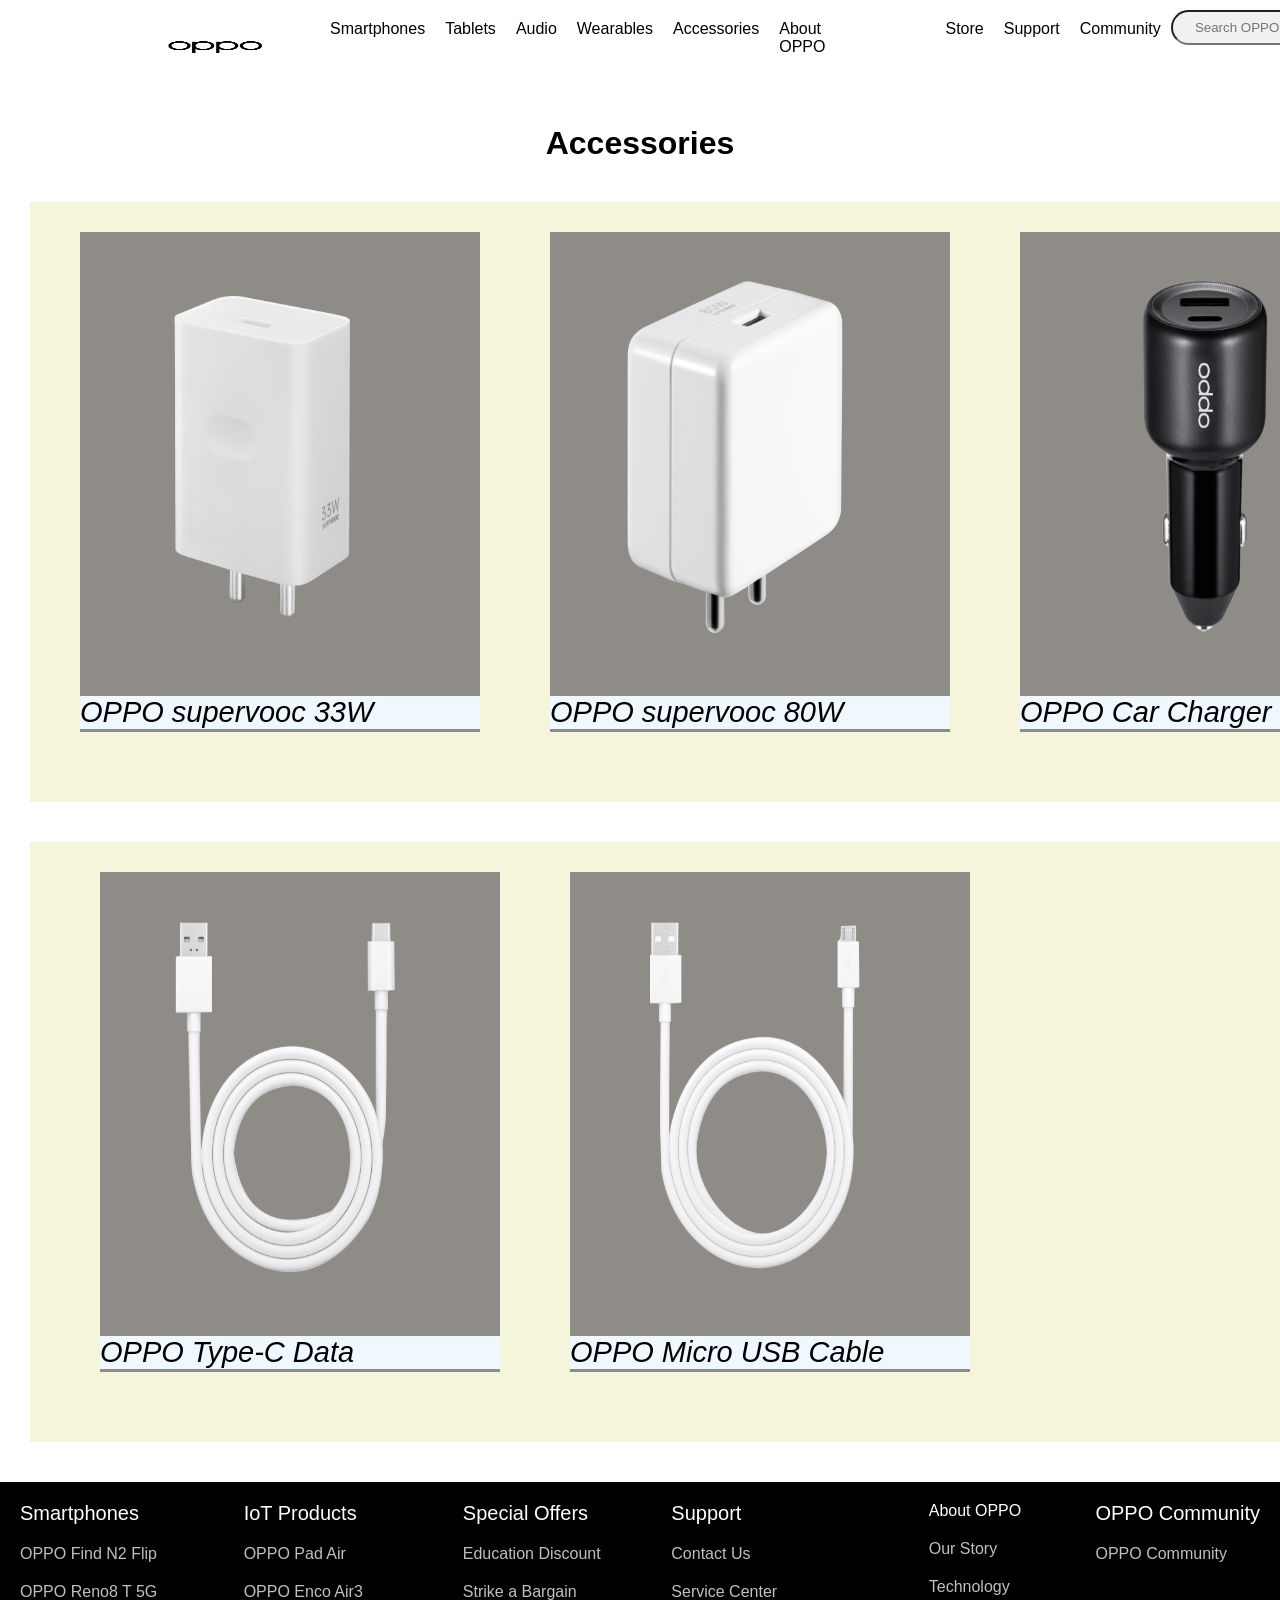
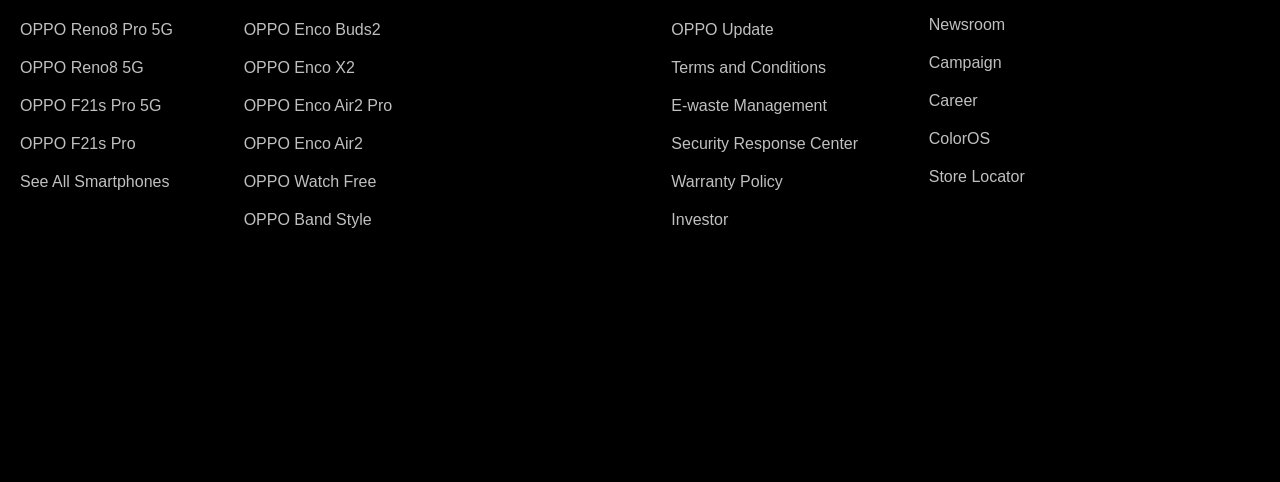
<file: Assignment/accessories.html>
<!DOCTYPE html>
<html lang="en">
<head>
    <meta charset="UTF-8">
    <meta name="viewport" content="width=device-width, initial-scale=1.0">
    <title>Document</title>
    <link rel="stylesheet" href="./accessories.css">
</head>
<body>
    <div class="accessories">
        <div class="nav_in">
          <a href="./index.html"><img src="./images (1).png" id="logo" alt=""></a>
              <a href="./smartphones.html">Smartphones</a>
              <a href="./Tablet.html">Tablets</a>
              <a href="./audio.html">Audio</a>
              <a href="./wearable.html">Wearables</a>
              <a href="./accessories.html">Accessories</a>
              <a href="./About.html">About OPPO</a>
              <div class="nav_in">
                <a href="">Store</a>
                <a href="">Support</a>
                <a href="">Community</a>
                <input type="text" placeholder=" &nbsp; &nbsp; &nbsp;Search OPPO.com">
                <i class="fa-regular fa-user" style="padding-top:20px; font-size: 20px; padding-left: 10px;"></i>
                <i class="fa-solid fa-cart-shopping" style="padding-top: 20px; font-size: 20px; padding-left: 10px;"></i>
              </div>
          </div>
          <div class="header">
            <h1>Accessories</h1>
          </div>
          <div class="main-1">
            <div class="img-1">
                <img src="./oppo supervooc 33W.png" alt="">
                <h1 class="buds">OPPO supervooc 33W</h1>
            </div>
            <div class="img-2">
                <img src="./oppo supervooc 80W.png" alt="">
                <h1 class="buds">OPPO supervooc 80W</h1>
            </div>
            <div class="img-3">
                <img src="./oppo car charger.jpeg" alt="">
                <h1 class="buds">OPPO Car Charger</h1>
            </div>
          </div>
          <div class="main-2">
            <div class="img-4">
                <img src="./oppo type-c data.png" alt="">
                <h1 class="buds">OPPO Type-C Data</h1>
            </div>
            <div class="img-5">
                <img src="./oppo micro usb cable.png" alt="">
                <h1 class="buds">OPPO Micro USB Cable</h1>
            </div>
          </div>
          <div class="footer"> 
            <div class="add">
                 
           <ul type="none">
            <li><span>Smartphones</span></li>
            <li><a href="">OPPO Find N2 Flip</a> </li>
            <li><a href="">OPPO Reno8 T 5G</a> </li>
            <li><a href="">OPPO Reno8 Pro 5G</a> </li>
            <li><a href="">OPPO Reno8 5G</a> </li>
            <li><a href="">OPPO F21s Pro 5G</a></li>
            <li><a href=""> OPPO F21s Pro</a></li>
            <li><a href="">See All Smartphones</a></li>
           </ul>
        
            </div>
            <div class="add1">
                 <ul type="none">
                      <li><span>IoT Products</span></li>
                      <li><a href="">OPPO Pad Air</a></li>
                      <li><a href="">OPPO Enco Air3</a></li>
                      <li><a href="">OPPO Enco Buds2</a></li>
                      <li><a href="">OPPO Enco X2</a></li>
                      <li><a href="">OPPO Enco Air2 Pro</a></li>
                      <li><a href="">OPPO Enco Air2</a></li>
                      <li><a href="">OPPO Watch Free</a></li>
                      <li><a href="">OPPO Band Style</a></li>
                 </ul>
            </div>
            <div class="add2">
                 <ul type="none">
                      <li><span>Special Offers</span></li>
                      <li><a href="">Education Discount
                      </a></li>
                      <li><a href="">Strike a Bargain</a></li>
                 </ul>
            </div>
            <div class="add3">
                 <ul type="none">
                      <li><span>Support</span></li>
                      <li><a href="">Contact Us</a></li>
                      <li><a href="">Service Center</a></li>
                      <li><a href="">OPPO Update</a></li>
                      <li><a href="">Terms and Conditions
                      </a></li>
                      <li><a href="">E-waste Management</a></li>
                      <li><a href="">Security Response Center</a></li>
                      <li><a href="">Warranty Policy</a></li>
                      <li><a href="">Investor</a></li>
                 </ul>
            </div>
            <div class="add4">
                 <ul type="none">
                      <li>About OPPO</li>
                      <li><a href="">Our Story</a></li>
                      <li><a href="">Technology</a></li>
                      <li><a href="">Newsroom</a></li>
                      <li><a href="">Campaign</a></li>
                      <li><a href="">Career</a></li>
                      <li><a href="">ColorOS</a></li>
                      <li><a href="">Store Locator</a></li>
                 </ul>
            </div>
            <div class="add5">
                 <ul type="none">
                      <li><span>OPPO Community</span></li>
                      <li><a href="">OPPO Community</a></li>
                 </ul>
            </div>
        
            
            </div>


    </div>
    
</body>
</html>
</file>
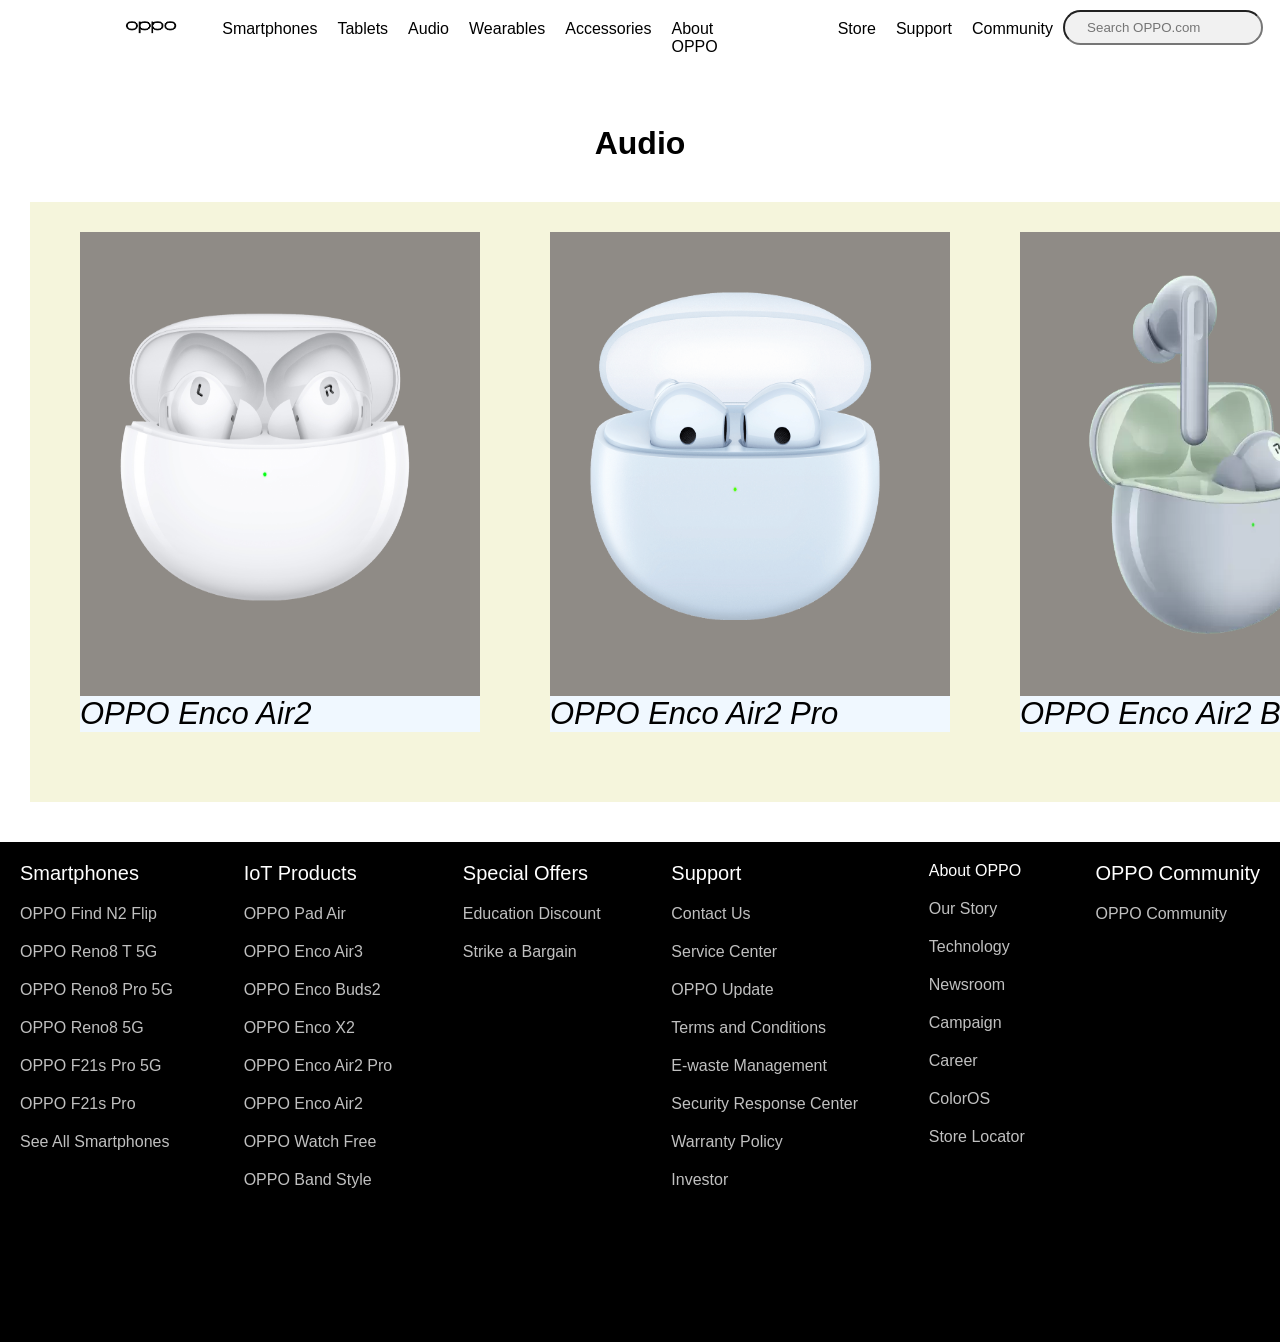
<file: Assignment/audio.html>
<!DOCTYPE html>
<html lang="en">
<head>
    <meta charset="UTF-8">
    <meta name="viewport" content="width=device-width, initial-scale=1.0">
    <title>Document</title>
    <link rel="stylesheet" href="./audio.css">
</head>
<body>
    <div class="audio">
        <div class="nav_in">
            <img src="./images (1).png" alt="">
              <a href="./smartphones.html">Smartphones</a>
              <a href="./Tablet.html">Tablets</a>
              <a href="./audio.html">Audio</a>
              <a href="./wearable.html">Wearables</a>
              <a href="./accessories.html">Accessories</a>
              <a href="./About.html">About OPPO</a>
              <div class="nav_in">
                <a href="">Store</a>
                <a href="">Support</a>
                <a href="">Community</a>
                <i class="fa-solid fa-magnifying-glass" style="margin-top: 20px;"></i><input type="text" placeholder=" &nbsp; &nbsp; &nbsp;Search OPPO.com">
                <i class="fa-regular fa-user" style="padding-top:20px; font-size: 20px; padding-left: 10px;"></i>
                <i class="fa-solid fa-cart-shopping" style="padding-top: 20px; font-size: 20px; padding-left: 10px;"></i>
              </div>
          </div>
          <div class="header">
            <h1>Audio</h1>
          </div>
          <div class="main-1">
            <div class="img-1">
                <img src="./oppo enco air2 pro.png" alt="">
                <h1 class="buds">OPPO Enco Air2</h1>
            </div>
            <div class="img-2">
                <img src="./oppo enco air2.png" alt="">
                <h1 class="buds">OPPO Enco Air2 Pro</h1>
            </div>
            <div class="img-3">
                <img src="./oppo enco air2.webp" alt="">
                <h1 class="buds">OPPO Enco Air2 Buds</h1>
            </div>
          </div>
          <div class="footer"> 
            <div class="add">
                 
           <ul type="none">
            <li><span>Smartphones</span></li>
            <li><a href="">OPPO Find N2 Flip</a> </li>
            <li><a href="">OPPO Reno8 T 5G</a> </li>
            <li><a href="">OPPO Reno8 Pro 5G</a> </li>
            <li><a href="">OPPO Reno8 5G</a> </li>
            <li><a href="">OPPO F21s Pro 5G</a></li>
            <li><a href=""> OPPO F21s Pro</a></li>
            <li><a href="">See All Smartphones</a></li>
           </ul>
        
            </div>
            <div class="add1">
                 <ul type="none">
                      <li><span>IoT Products</span></li>
                      <li><a href="">OPPO Pad Air</a></li>
                      <li><a href="">OPPO Enco Air3</a></li>
                      <li><a href="">OPPO Enco Buds2</a></li>
                      <li><a href="">OPPO Enco X2</a></li>
                      <li><a href="">OPPO Enco Air2 Pro</a></li>
                      <li><a href="">OPPO Enco Air2</a></li>
                      <li><a href="">OPPO Watch Free</a></li>
                      <li><a href="">OPPO Band Style</a></li>
                 </ul>
            </div>
            <div class="add2">
                 <ul type="none">
                      <li><span>Special Offers</span></li>
                      <li><a href="">Education Discount
                      </a></li>
                      <li><a href="">Strike a Bargain</a></li>
                 </ul>
            </div>
            <div class="add3">
                 <ul type="none">
                      <li><span>Support</span></li>
                      <li><a href="">Contact Us</a></li>
                      <li><a href="">Service Center</a></li>
                      <li><a href="">OPPO Update</a></li>
                      <li><a href="">Terms and Conditions
                      </a></li>
                      <li><a href="">E-waste Management</a></li>
                      <li><a href="">Security Response Center</a></li>
                      <li><a href="">Warranty Policy</a></li>
                      <li><a href="">Investor</a></li>
                 </ul>
            </div>
            <div class="add4">
                 <ul type="none">
                      <li>About OPPO</li>
                      <li><a href="">Our Story</a></li>
                      <li><a href="">Technology</a></li>
                      <li><a href="">Newsroom</a></li>
                      <li><a href="">Campaign</a></li>
                      <li><a href="">Career</a></li>
                      <li><a href="">ColorOS</a></li>
                      <li><a href="">Store Locator</a></li>
                 </ul>
            </div>
            <div class="add5">
                 <ul type="none">
                      <li><span>OPPO Community</span></li>
                      <li><a href="">OPPO Community</a></li>
                 </ul>
            </div>
        
            
            </div>
    </div>
    
</body>
</html>
</file>
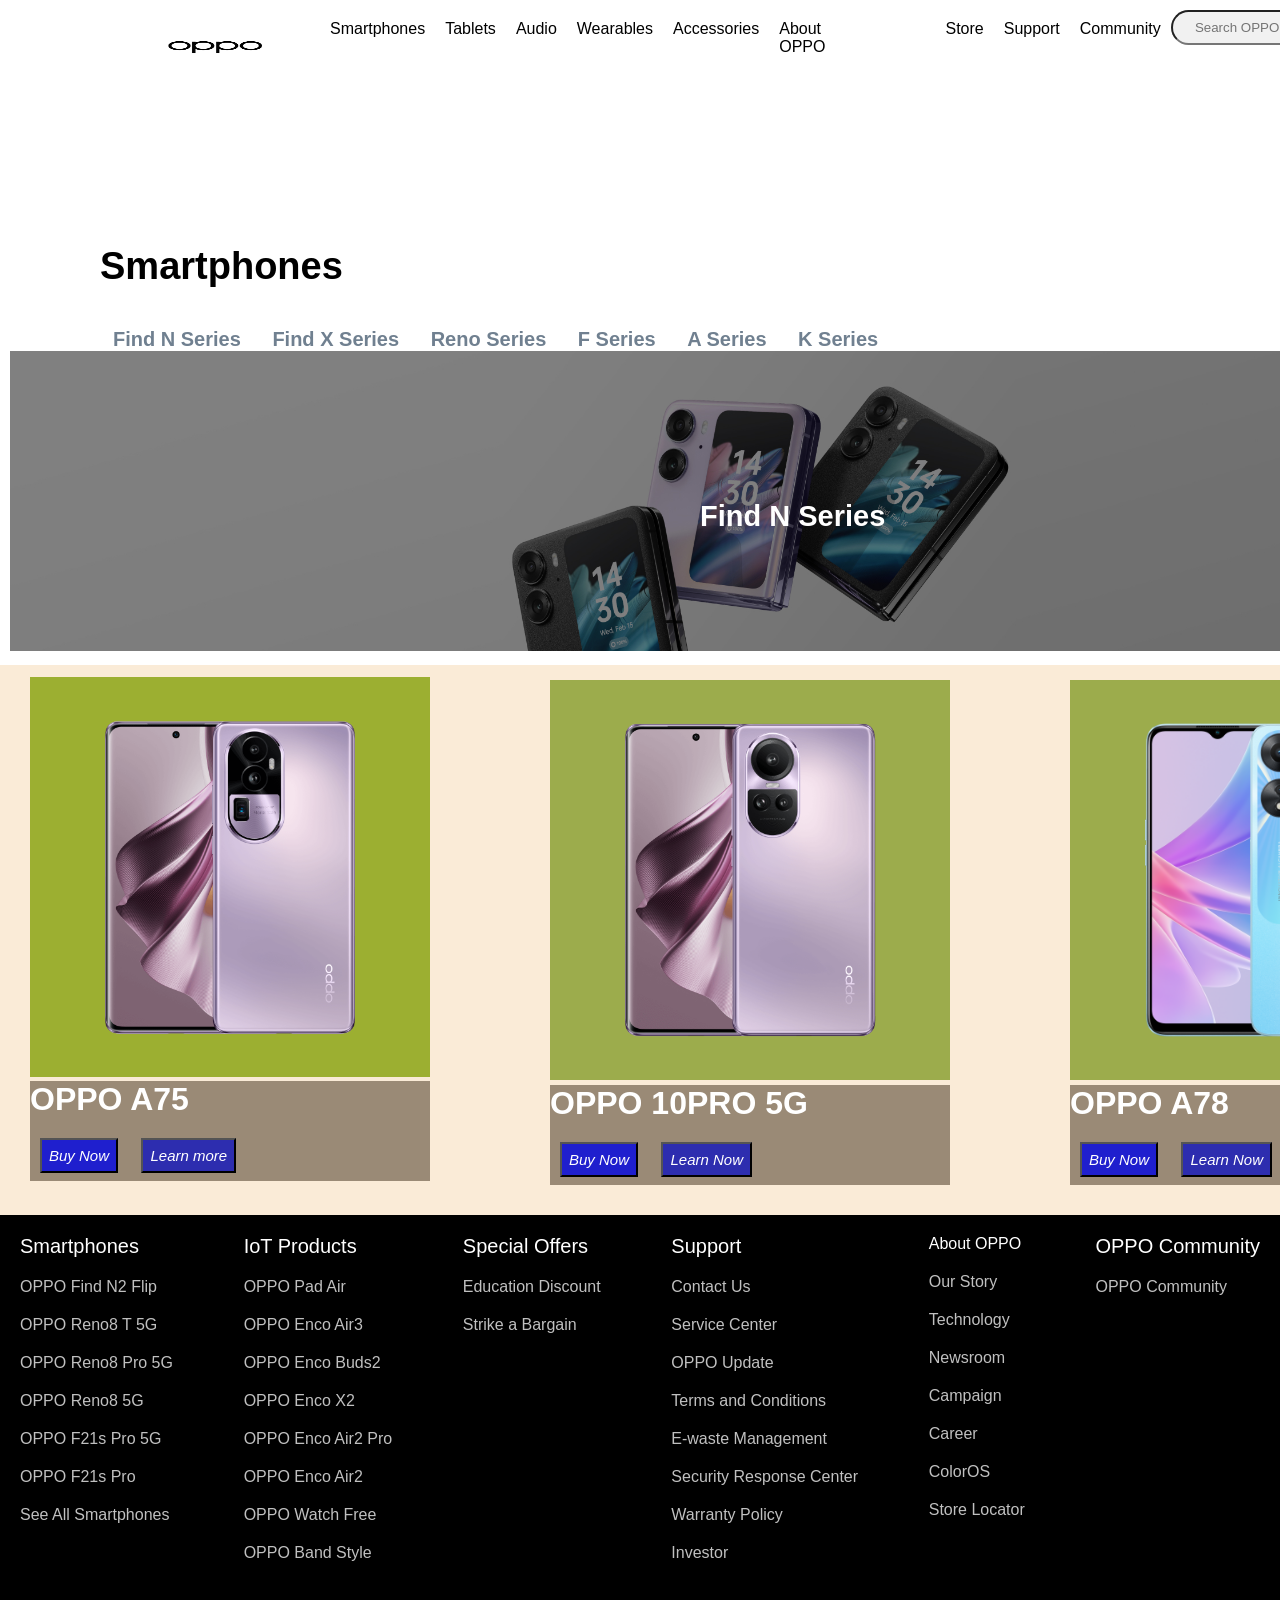
<file: Assignment/smartphones.html>
<!DOCTYPE html>
<html lang="en">
<head>
    <meta charset="UTF-8">
    <meta http-equiv="X-UA-Compatible" content="IE=edge">
    <meta name="viewport" content="width=device-width, initial-scale=1.0">
    <title>Document</title>
    <link rel="stylesheet" href="./smartphones.css">
    <link rel="stylesheet" href="https://cdnjs.cloudflare.com/ajax/libs/font-awesome/6.4.0/css/all.min.css" integrity="sha512-iecdLmaskl7CVkqkXNQ/ZH/XLlvWZOJyj7Yy7tcenmpD1ypASozpmT/E0iPtmFIB46ZmdtAc9eNBvH0H/ZpiBw==" crossorigin="anonymous" referrerpolicy="no-referrer" />
</head>
<body>
    <div class="navabar">
        
        <div class="nav_in">
         <a href="./index.html"> <img src="./images (1).png"id="logo" alt=""></a>
            <a href="./smartphones.html">Smartphones</a>
            <a href="./Tablet.html">Tablets</a>
            <a href="./audio.html">Audio</a>
            <a href="./wearable.html">Wearables</a>
            <a href="./accessories.html">Accessories</a>
            <a href="./About.html">About OPPO</a>
            <div class="nav_in">
              <a href="">Store</a>
              <a href="">Support</a>
              <a href="">Community</a>
              <input type="text" placeholder=" &nbsp; &nbsp; &nbsp;Search OPPO.com">
              <i class="fa-regular fa-user" style="padding-top:20px; font-size: 20px; padding-left: 10px;"></i>
              <i class="fa-solid fa-cart-shopping" style="padding-top: 20px; font-size: 20px; padding-left: 10px;"></i>

            </div>
        </div>
   </div>

   <div class="main">
    <div>Smartphones</div>
    <div class="product">
        <a href="">Find N Series</a>
        <a href="">Find X Series</a>
        <a href="">Reno Series</a>
        <a href="">F Series</a>
        <a href=""> A Series</a>
        <a href="">K Series</a>
    </div>
    <div class="img1">
      <img class="Nseries" src="./Find-N-Series.jpg"  alt="">
      <h1 id="n-name">Find N Series</h1>
     </div>
   </div>
   <div class="phone1">
    <img id="mobile-1" src="./LTT7Bgcauz10NkgB.png" alt="">
    <div class="border">
      <h1 style="color: white;">OPPO A75</h1>
      <button class="buynow1">Buy Now</button>
    <button class="learn1">Learn more</button>
    </div>
      <img src="./oppo 10pro 5G.png" alt="" id="mobile-2">
      <div class="border-1">
        <h1 style="color: #fff;">OPPO 10PRO 5G</h1>
        <button class="buynow2">Buy Now</button>
        <button class="learn2">Learn Now</button>
      </div>
    <img src="./oppo A78.png" alt="" id="mobile-3">
    <div class="border-2">
      <h1 style="color: #fff;">OPPO A78</h1>
      <button class="buynow3">Buy Now</button>
      <button class="learn3">Learn Now</button>
    </div>
    </div>
      </div>
      <div class="footer"> 
        <div class="add">
             
       <ul type="none">
        <li><span>Smartphones</span></li>
        <li><a href="">OPPO Find N2 Flip</a> </li>
        <li><a href="">OPPO Reno8 T 5G</a> </li>
        <li><a href="">OPPO Reno8 Pro 5G</a> </li>
        <li><a href="">OPPO Reno8 5G</a> </li>
        <li><a href="">OPPO F21s Pro 5G</a></li>
        <li><a href=""> OPPO F21s Pro</a></li>
        <li><a href="">See All Smartphones</a></li>
       </ul>
    
        </div>
        <div class="add1">
             <ul type="none">
                  <li><span>IoT Products</span></li>
                  <li><a href="">OPPO Pad Air</a></li>
                  <li><a href="">OPPO Enco Air3</a></li>
                  <li><a href="">OPPO Enco Buds2</a></li>
                  <li><a href="">OPPO Enco X2</a></li>
                  <li><a href="">OPPO Enco Air2 Pro</a></li>
                  <li><a href="">OPPO Enco Air2</a></li>
                  <li><a href="">OPPO Watch Free</a></li>
                  <li><a href="">OPPO Band Style</a></li>
             </ul>
        </div>
        <div class="add2">
             <ul type="none">
                  <li><span>Special Offers</span></li>
                  <li><a href="">Education Discount
                  </a></li>
                  <li><a href="">Strike a Bargain</a></li>
             </ul>
        </div>
        <div class="add3">
             <ul type="none">
                  <li><span>Support</span></li>
                  <li><a href="">Contact Us</a></li>
                  <li><a href="">Service Center</a></li>
                  <li><a href="">OPPO Update</a></li>
                  <li><a href="">Terms and Conditions
                  </a></li>
                  <li><a href="">E-waste Management</a></li>
                  <li><a href="">Security Response Center</a></li>
                  <li><a href="">Warranty Policy</a></li>
                  <li><a href="">Investor</a></li>
             </ul>
        </div>
        <div class="add4">
             <ul type="none">
                  <li>About OPPO</li>
                  <li><a href="">Our Story</a></li>
                  <li><a href="">Technology</a></li>
                  <li><a href="">Newsroom</a></li>
                  <li><a href="">Campaign</a></li>
                  <li><a href="">Career</a></li>
                  <li><a href="">ColorOS</a></li>
                  <li><a href="">Store Locator</a></li>
             </ul>
        </div>
        <div class="add5">
             <ul type="none">
                  <li><span>OPPO Community</span></li>
                  <li><a href="">OPPO Community</a></li>
             </ul>
        </div>
    
        
        </div>
    </div>
    
   

   




</body>
</html>
</file>
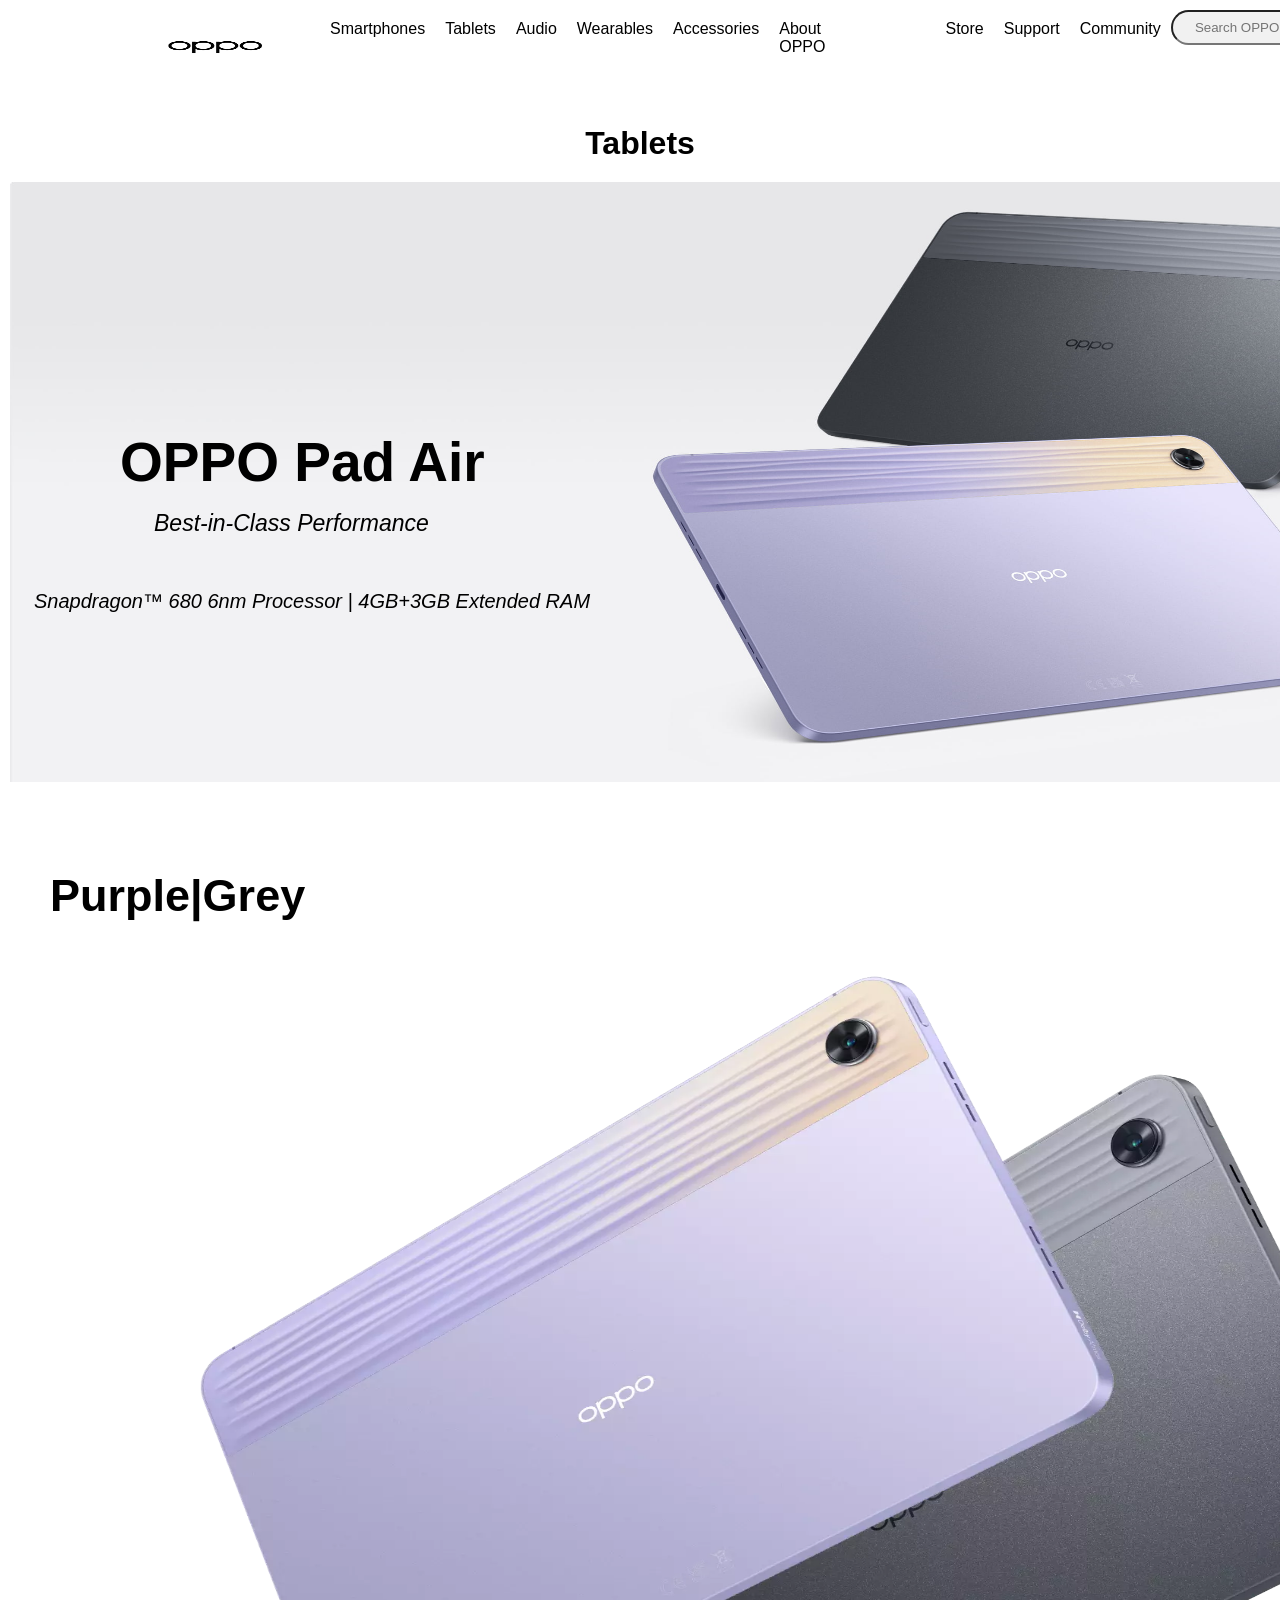
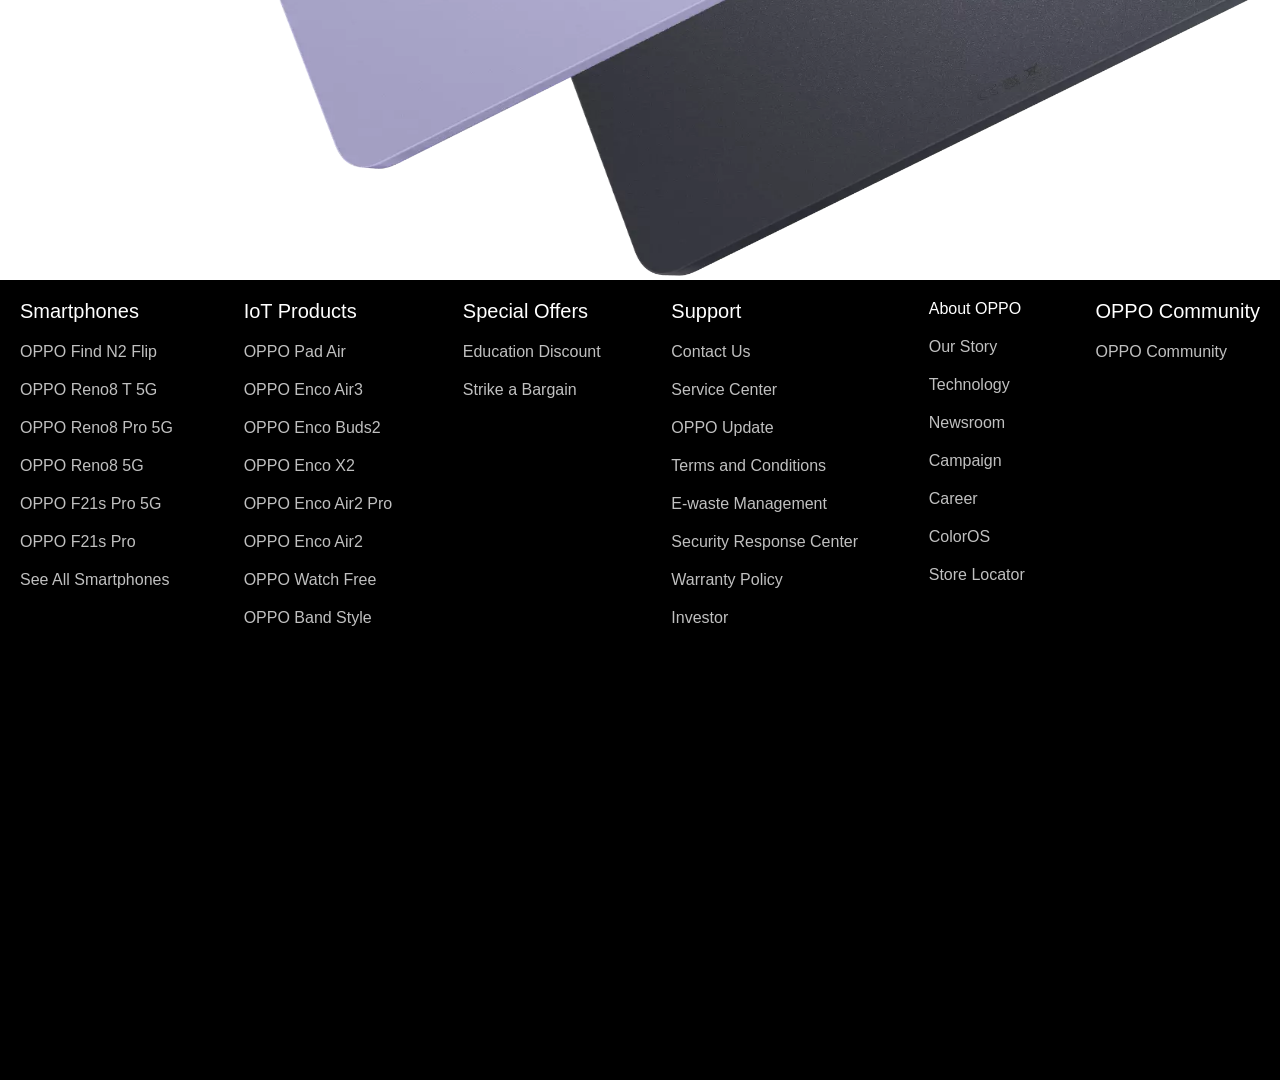
<file: Assignment/Tablet.html>
<!DOCTYPE html>
<html lang="en">
<head>
    <meta charset="UTF-8">
    <meta name="viewport" content="width=device-width, initial-scale=1.0">
    <title>Document</title>
    <link rel="stylesheet" href="./tablet.css">
</head>
<body>
    <div class="navabar">
        <div class="nav_in">
          <a href="./index.html"><img src="./images (1).png" id="logo" alt=""></a>
            <a href="./smartphones.html">Smartphones</a>
            <a href="./Tablet.html">Tablets</a>
            <a href="./audio.html">Audio</a>
            <a href="./wearable.html">Wearables</a>
            <a href="./accessories.html">Accessories</a>
            <a href="./About.html">About OPPO</a>
            <div class="nav_in">
              <a href="">Store</a>
              <a href="">Support</a>
              <a href="">Community</a>
              <input type="text" placeholder=" &nbsp; &nbsp; &nbsp;Search OPPO.com">
              <i class="fa-regular fa-user" style="padding-top:20px; font-size: 20px; padding-left: 10px;"></i>
              <i class="fa-solid fa-cart-shopping" style="padding-top: 20px; font-size: 20px; padding-left: 10px;"></i>
            </div>
        </div>
        <div class="header">
            <h1 id="heading">Tablets</h1>
        </div>
   
   <div class="main">
    <img src="./oppo air flip.jpg" alt="" class="img-1">
    <h1 id="header-1">OPPO Pad Air</h1>
    <h3 id="header-2">Best-in-Class Performance</h3>
    <h3 id="header-3">Snapdragon™ 680 6nm Processor | 4GB+3GB Extended RAM</h3>
   </div>
   <div class="main-1">
    <img src="./big img.webp" alt="" class="img-2">
    <h1 id="main-1-header-1">Purple|Grey</h1>
   </div>
   <div class="footer"> 
    <div class="add">
         
   <ul type="none">
    <li><span>Smartphones</span></li>
    <li><a href="">OPPO Find N2 Flip</a> </li>
    <li><a href="">OPPO Reno8 T 5G</a> </li>
    <li><a href="">OPPO Reno8 Pro 5G</a> </li>
    <li><a href="">OPPO Reno8 5G</a> </li>
    <li><a href="">OPPO F21s Pro 5G</a></li>
    <li><a href=""> OPPO F21s Pro</a></li>
    <li><a href="">See All Smartphones</a></li>
   </ul>

    </div>
    <div class="add1">
         <ul type="none">
              <li><span>IoT Products</span></li>
              <li><a href="">OPPO Pad Air</a></li>
              <li><a href="">OPPO Enco Air3</a></li>
              <li><a href="">OPPO Enco Buds2</a></li>
              <li><a href="">OPPO Enco X2</a></li>
              <li><a href="">OPPO Enco Air2 Pro</a></li>
              <li><a href="">OPPO Enco Air2</a></li>
              <li><a href="">OPPO Watch Free</a></li>
              <li><a href="">OPPO Band Style</a></li>
         </ul>
    </div>
    <div class="add2">
         <ul type="none">
              <li><span>Special Offers</span></li>
              <li><a href="">Education Discount
              </a></li>
              <li><a href="">Strike a Bargain</a></li>
         </ul>
    </div>
    <div class="add3">
         <ul type="none">
              <li><span>Support</span></li>
              <li><a href="">Contact Us</a></li>
              <li><a href="">Service Center</a></li>
              <li><a href="">OPPO Update</a></li>
              <li><a href="">Terms and Conditions
              </a></li>
              <li><a href="">E-waste Management</a></li>
              <li><a href="">Security Response Center</a></li>
              <li><a href="">Warranty Policy</a></li>
              <li><a href="">Investor</a></li>
         </ul>
    </div>
    <div class="add4">
         <ul type="none">
              <li>About OPPO</li>
              <li><a href="">Our Story</a></li>
              <li><a href="">Technology</a></li>
              <li><a href="">Newsroom</a></li>
              <li><a href="">Campaign</a></li>
              <li><a href="">Career</a></li>
              <li><a href="">ColorOS</a></li>
              <li><a href="">Store Locator</a></li>
         </ul>
    </div>
    <div class="add5">
         <ul type="none">
              <li><span>OPPO Community</span></li>
              <li><a href="">OPPO Community</a></li>
         </ul>
    </div>

    
    </div>



    </div>
    
</body>
</html>
</file>
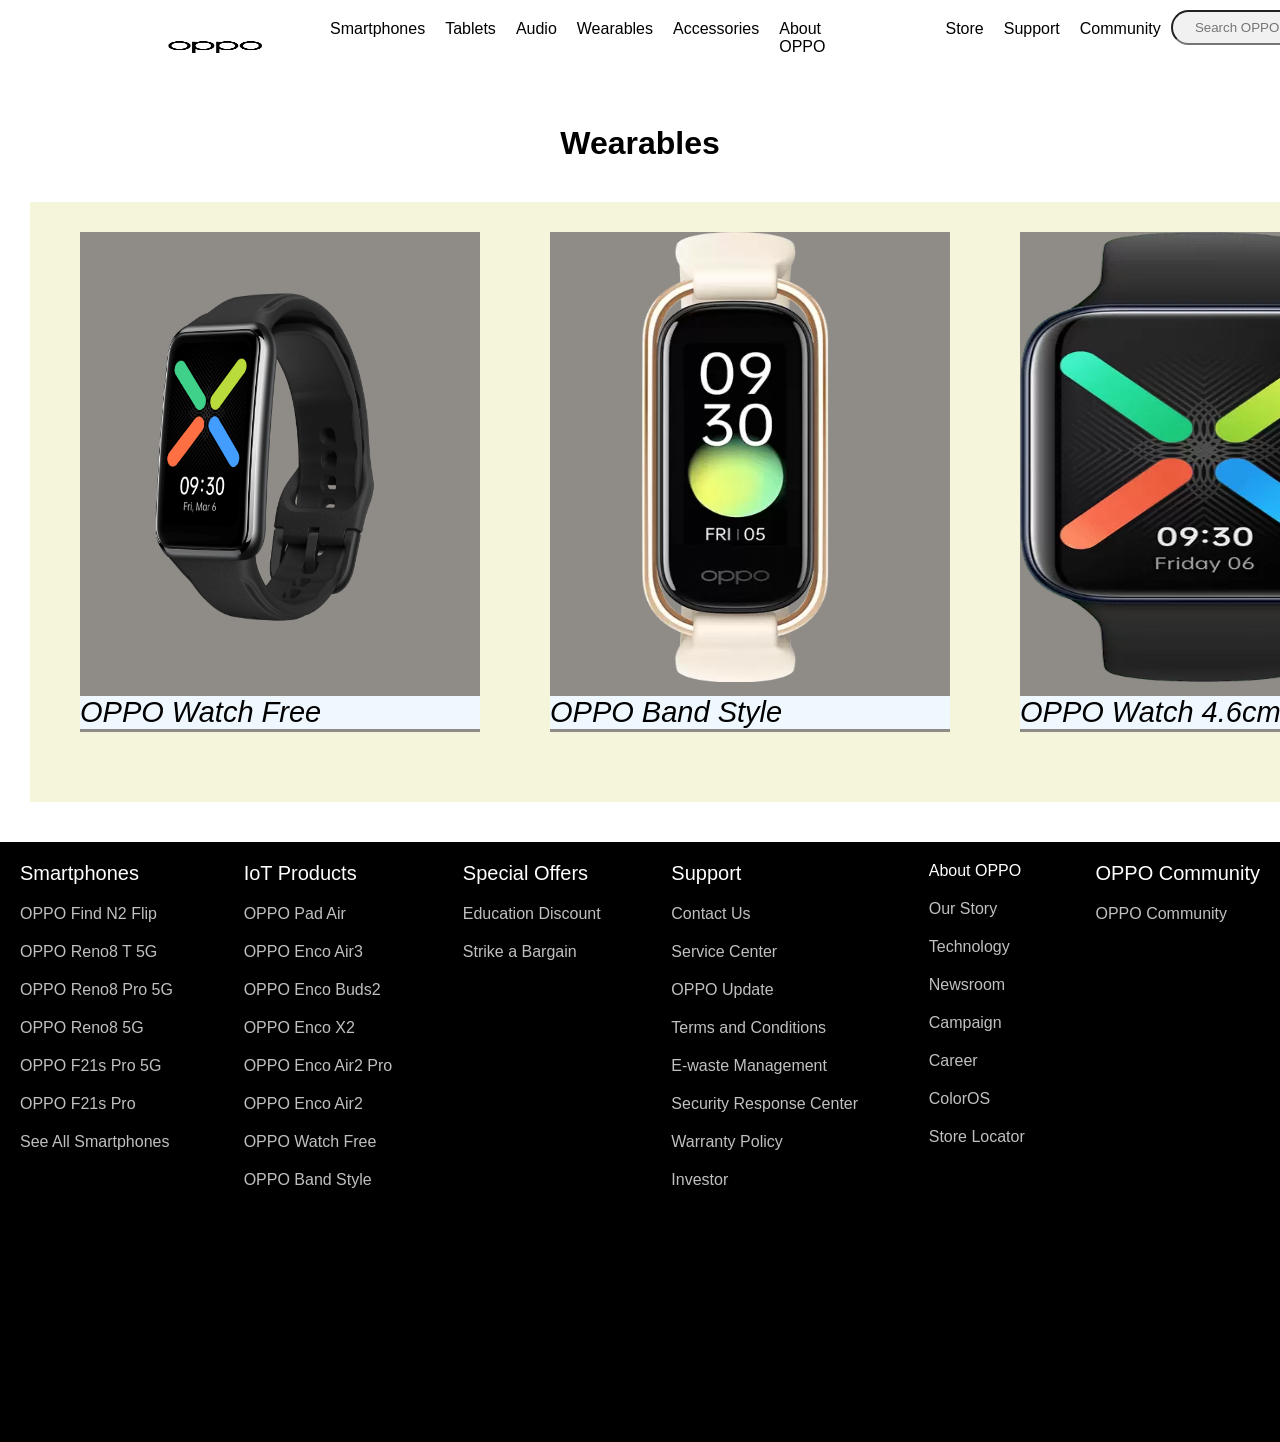
<file: Assignment/wearable.html>
<!DOCTYPE html>
<html lang="en">
<head>
    <meta charset="UTF-8">
    <meta name="viewport" content="width=device-width, initial-scale=1.0">
    <title>Document</title>
    <link rel="stylesheet" href="./wearable.css">
</head>
<body>
    <div class="watch">
        <div class="nav_in">
          <a href="./index.html"><img src="./images (1).png" id="logo" alt=""></a>
              <a href="./smartphones.html">Smartphones</a>
              <a href="./Tablet.html">Tablets</a>
              <a href="./audio.html">Audio</a>
              <a href="./wearable.html">Wearables</a>
              <a href="./accessories.html">Accessories</a>
              <a href="./About.html">About OPPO</a>
              <div class="nav_in">
                <a href="">Store</a>
                <a href="">Support</a>
                <a href="">Community</a>
                <i class="fa-solid fa-magnifying-glass" style="margin-top: 20px;"></i><input type="text" placeholder=" &nbsp; &nbsp; &nbsp;Search OPPO.com">
                <i class="fa-regular fa-user" style="padding-top:20px; font-size: 20px; padding-left: 10px;"></i>
                <i class="fa-solid fa-cart-shopping" style="padding-top: 20px; font-size: 20px; padding-left: 10px;"></i>
              </div>
          </div>
          <div class="header">
            <h1>Wearables</h1>
          </div>
          <div class="main-1">
            <div class="img-1">
                <img src="./oppo watch free.png" alt="">
                <h1 class="buds">OPPO Watch Free</h1>
            </div>
            <div class="img-2">
                <img src="./oppo band style.webp" alt="">
                <h1 class="buds">OPPO Band Style</h1>
            </div>
            <div class="img-3">
                <img src="./oppo watch 4.6cm.webp" alt="">
                <h1 class="buds">OPPO Watch 4.6cm</h1>
            </div>
          </div>
            <div class="footer"> 
                <div class="add">
                     
               <ul type="none">
                <li><span>Smartphones</span></li>
                <li><a href="">OPPO Find N2 Flip</a> </li>
                <li><a href="">OPPO Reno8 T 5G</a> </li>
                <li><a href="">OPPO Reno8 Pro 5G</a> </li>
                <li><a href="">OPPO Reno8 5G</a> </li>
                <li><a href="">OPPO F21s Pro 5G</a></li>
                <li><a href=""> OPPO F21s Pro</a></li>
                <li><a href="">See All Smartphones</a></li>
               </ul>
            
                </div>
                <div class="add1">
                     <ul type="none">
                          <li><span>IoT Products</span></li>
                          <li><a href="">OPPO Pad Air</a></li>
                          <li><a href="">OPPO Enco Air3</a></li>
                          <li><a href="">OPPO Enco Buds2</a></li>
                          <li><a href="">OPPO Enco X2</a></li>
                          <li><a href="">OPPO Enco Air2 Pro</a></li>
                          <li><a href="">OPPO Enco Air2</a></li>
                          <li><a href="">OPPO Watch Free</a></li>
                          <li><a href="">OPPO Band Style</a></li>
                     </ul>
                </div>
                <div class="add2">
                     <ul type="none">
                          <li><span>Special Offers</span></li>
                          <li><a href="">Education Discount
                          </a></li>
                          <li><a href="">Strike a Bargain</a></li>
                     </ul>
                </div>
                <div class="add3">
                     <ul type="none">
                          <li><span>Support</span></li>
                          <li><a href="">Contact Us</a></li>
                          <li><a href="">Service Center</a></li>
                          <li><a href="">OPPO Update</a></li>
                          <li><a href="">Terms and Conditions
                          </a></li>
                          <li><a href="">E-waste Management</a></li>
                          <li><a href="">Security Response Center</a></li>
                          <li><a href="">Warranty Policy</a></li>
                          <li><a href="">Investor</a></li>
                     </ul>
                </div>
                <div class="add4">
                     <ul type="none">
                          <li>About OPPO</li>
                          <li><a href="">Our Story</a></li>
                          <li><a href="">Technology</a></li>
                          <li><a href="">Newsroom</a></li>
                          <li><a href="">Campaign</a></li>
                          <li><a href="">Career</a></li>
                          <li><a href="">ColorOS</a></li>
                          <li><a href="">Store Locator</a></li>
                     </ul>
                </div>
                <div class="add5">
                     <ul type="none">
                          <li><span>OPPO Community</span></li>
                          <li><a href="">OPPO Community</a></li>
                     </ul>
                </div>
            
                
                </div>
            
          

    </div>
    
</body>
</html>
</file>
<file: Assignment/accessories.css>
*{
    padding: 0px;
    margin: 0px;
    text-decoration: none;
    font-family: sans-serif;
    box-sizing: border-box;
}
.nav_in img{
    height:50px;
    width: 190px;
    background-color: #B5BD8E;
}
.nav_in{
 padding-left: 100px;
 display:flex;
 margin-bottom: 40px;

}
.nav_in a{
  padding-inline-start: 20px;
  padding-top:20px;
  color: black;
}
.nav_in a:hover{
 text-decoration: underline;
}
.nav_in input{
 height:35px;
 width:200px;
 margin-top:10px ;
 margin-left: 10px;
 align-items: 20px;
 border-radius: 50px;
 background-color: #F1F1F1;

}
.header{
    align-items: center;
    justify-content: center;
    display: flex;
}
.main-1{
    height: 600px;
    width: 1440px;
    background-color: beige;
    margin-left: 30px;
    margin-top: 40px;
    display: flex;
}
.img-1{
    background-color: rgb(143, 139, 134);
    margin-left: 30px;
    height: 500px;
    width: 400px;
    margin-top: 30px;
    margin-left: 50px;
}
.img-1 img{
    height: 450px;
    width: 370px;
}
.img-2{
    background-color: rgb(143, 139, 134);
    margin-left: 30px;
    height: 500px;
    width: 400px;
    margin-top: 30px;
    margin-left: 70px;
}
.img-2 img{
    height: 450px;
    width: 370px;
}
.img-3{
    background-color: rgb(143, 139, 134);
    margin-left: 30px;
    height: 500px;
    width: 400px;
    margin-top: 30px;
    margin-left: 70px;
}
.img-3 img{
    height: 450px;
    width: 370px;
}
.buds{
    background-color: aliceblue;
    margin-top: 10px;
    font-style:italic;
    font-weight: 400;
    font-size: 29px;
}
.main-2{
    height: 600px;
    width: 1440px;
    background-color: beige;
    margin-left: 30px;
    margin-top: 40px;
    display: flex;
}
.img-4{
    background-color: rgb(143, 139, 134);
    margin-left: 30px;
    height: 500px;
    width: 400px;
    margin-top: 30px;
    margin-left: 70px;
}
.img-4 img{
    height: 450px;
    width: 370px;
}
.img-5{
    background-color: rgb(143, 139, 134);
    margin-left: 30px;
    height: 500px;
    width: 400px;
    margin-top: 30px;
    margin-left: 70px;
}
.img-5 img{
    height: 450px;
    width: 370px;
}
.footer {
    height: 600px;
    width: 100%;
    background-color: black;
    color: white;
    display: flex;
    justify-content: space-between;
    padding: 10px;
    margin-top: 40px;
}
.add li a {
    
    color: silver;
    text-decoration: none;
    
}
.add li {
    padding: 10px;
    text-decoration: none;
}
.add  span {
    font-size: 20px;
    text-decoration: none;
}

.add li  :hover {
    text-decoration: underline;
}
.add1 li a {
    color: silver;
    text-decoration: none;
}
.add1 li {
    padding: 10px;
}
.add1 span {
    font-size: 20px;
    text-decoration: none;
}
.add1 li  :hover {
    text-decoration: underline;
}
.add2 li a {
    color: silver;
    text-decoration: none;

}
.add2 span {
    font-size: 20px;
}
.add2 li:hover {
    text-decoration: underline;
}
.add2 li {
    padding: 10px;
}
.add3 li a {
    color: silver;
    text-decoration: none;
}
.add3 span {
    font-size: 20px;
}
.add3 li :hover {
    text-decoration: underline ;
}
.add3 li {
    padding: 10px;
}
.add4 li a {
    color: silver;
    text-decoration: none;
}
.add4 span {
    font-size: 20px;
}
.add4 li:hover {
    text-decoration: underline;
}
.add4 li {
    padding: 10px;
}
.add5 li a {
    color: silver;
    text-decoration: none;
}
.add5 li {
    padding: 10px;
}
.add5 span {
    font-size: 20px;
}
.add5 li :hover {
    text-decoration: underline;
}
.flag h1 {
    position: absolute;
    top: 350px;
    font-size: 15px;
    background-color: #DDDCE2;
}
.flag a {
    position: absolute;
    top: 370px;
    left: 250px;
    padding: 20px;
    margin-left: 20px;
   background-color: #DDDCE2;
}
</file>
<file: Assignment/audio.css>
*{
    padding: 0px;
    margin: 0px;
    text-decoration: none;
    font-family: sans-serif;
    box-sizing: border-box;
}
.nav_in img{
    height:50px;
    width: 190px;
    background-color: #B5BD8E;
}
.nav_in{
 padding-left: 100px;
 display:flex;
 margin-bottom: 40px;

}
.nav_in a{
  padding-inline-start: 20px;
  padding-top:20px;
  color: black;
}
.nav_in a:hover{
 text-decoration: underline;
}
.nav_in input{
 height:35px;
 width:200px;
 margin-top:10px ;
 margin-left: 10px;
 align-items: 20px;
 border-radius: 50px;
 background-color: #F1F1F1;

}
.header{
    align-items: center;
    justify-content: center;
    display: flex;
}
.main-1{
    height: 600px;
    width: 1440px;
    background-color: beige;
    margin-left: 30px;
    margin-top: 40px;
    display: flex;
}
.img-1{
    background-color: rgb(143, 139, 134);
    margin-left: 30px;
    height: 500px;
    width: 400px;
    margin-top: 30px;
    margin-left: 50px;
}
.img-1 img{
    height: 450px;
    width: 370px;
}
.img-2{
    background-color: rgb(143, 139, 134);
    margin-left: 30px;
    height: 500px;
    width: 400px;
    margin-top: 30px;
    margin-left: 70px;
}
.img-2 img{
    height: 450px;
    width: 370px;
}
.img-3{
    background-color: rgb(143, 139, 134);
    margin-left: 30px;
    height: 500px;
    width: 400px;
    margin-top: 30px;
    margin-left: 70px;
}
.img-3 img{
    height: 450px;
    width: 370px;
}
.buds{
    background-color: aliceblue;
    margin-top: 10px;
    font-style:italic;
    font-weight: 400;
    font-size: 31px;
}
.footer {
    height: 500px;
    width: 100%;
    background-color: black;
    color: white;
    display: flex;
    justify-content: space-between;
    padding: 10px;
    margin-top: 40px;
}
.add li a {
    
    color: silver;
    text-decoration: none;
    
}
.add li {
    padding: 10px;
    text-decoration: none;
}
.add  span {
    font-size: 20px;
    text-decoration: none;
}

.add li  :hover {
    text-decoration: underline;
}
.add1 li a {
    color: silver;
    text-decoration: none;
}
.add1 li {
    padding: 10px;
}
.add1 span {
    font-size: 20px;
    text-decoration: none;
}
.add1 li  :hover {
    text-decoration: underline;
}
.add2 li a {
    color: silver;
    text-decoration: none;

}
.add2 span {
    font-size: 20px;
}
.add2 li:hover {
    text-decoration: underline;
}
.add2 li {
    padding: 10px;
}
.add3 li a {
    color: silver;
    text-decoration: none;
}
.add3 span {
    font-size: 20px;
}
.add3 li :hover {
    text-decoration: underline ;
}
.add3 li {
    padding: 10px;
}
.add4 li a {
    color: silver;
    text-decoration: none;
}
.add4 span {
    font-size: 20px;
}
.add4 li:hover {
    text-decoration: underline;
}
.add4 li {
    padding: 10px;
}
.add5 li a {
    color: silver;
    text-decoration: none;
}
.add5 li {
    padding: 10px;
}
.add5 span {
    font-size: 20px;
}
.add5 li :hover {
    text-decoration: underline;
}
.flag h1 {
    position: absolute;
    top: 350px;
    font-size: 15px;
    background-color: #DDDCE2;
}
.flag a {
    position: absolute;
    top: 370px;
    left: 250px;
    padding: 20px;
    margin-left: 20px;
   background-color: #DDDCE2;
}
</file>
<file: Assignment/smartphones.css>
*{
    padding: 0px;
    margin: 0px;
    text-decoration: none;
    font-family: sans-serif;
    box-sizing: border-box;
}
.nav_in img{
    height:50px;
    width: 190px;
    background-color: #B5BD8E;
}
.nav_in{
 padding-left: 100px;
 display:flex;
 margin-bottom: 100px;

}
.nav_in a{
  padding-inline-start: 20px;
  padding-top:20px;
  color: black;
}
.nav_in a:hover{
 text-decoration: underline;
}
.nav_in input{
 height:35px;
 width:200px;
 margin-top:10px ;
 margin-left: 10px;
 align-items: 20px;
 border-radius: 50px;
 background-color: #F1F1F1;

}
.main {
    height: 300px;
    width: 100%;
    font-size: 38px;
    font-weight: 600;
    padding-left: 100px;
    
}
.product  {
    font-size: 20px;
    padding-top: 40px;
       
}
.product a {
    padding: 13px;
    color: slategrey;
}
.product  :hover {
    color: black;
}
.img1  {
    height: 250px;
    width: 200px;
    align-items: center;
    border-radius: 25px;   

}
.Nseries {
    padding-bottom: 40px;
    width: 1500px;
    position: absolute;
    left: 10px;
}
.img1 h1 {
    position: absolute;
    top: 670px;
    left: 600px;
    color: white;
    font-size: 29px;
    font-style: normal;
}
/* .phone1 {
    height: 500px;
    width: 300px;
    margin-left: 90px;
} */
#mobile-1{
    height: 400px;
    width: 400px;
    margin-top: 12px;
    background-color: #9caf31;
    margin-left: 30px;
}
#mobile-2{
    height: 400px;
    width: 400px;
    margin-top: 130px;
    display: flex;
    position: absolute;
    top: 550px;
    left: 550px;
    background-color: #9cac4c;
}
#mobile-3{
    height: 400px;
    width: 400px;
    margin-top: 130px;
    display: flex;
    position: absolute;
    top: 550px;
    left: 1070px;
    background-color: #9cac4c;
}
.border{
    background-color: rgb(154, 138, 118);
    height: 100px;
    width: 400px;
    margin-left: 30px;
}
.buynow1{
    padding: 7px;
    margin-top: 20px;
    font-size: 15px;
    background-color: rgb(31, 31, 206);
    color: #fff;
    margin-bottom: 25px;
    font-style: italic;
    margin-left: 10px;
}
.learn1{
    padding: 7px;
    margin-left: 19px;
    font-size: 15px;
    background-color: rgb(45, 45, 175);
    color: #fff;
    font-style: italic;
}
.border-1{
    background-color: rgb(154, 138, 118);
    height: 100px;
    width: 400px;
    position: absolute;
    top: 1085px;
    left: 550px;
}
.buynow2{
    padding: 7px;
    margin-top: 20px;
    font-size: 15px;
    background-color: rgb(31, 31, 206);
    color: #fff;
    margin-bottom: 25px;
    font-style: italic;
    margin-left: 10px;
}
.learn2{
    padding: 7px;
    margin-left: 19px;
    font-size: 15px;
    background-color: rgb(45, 45, 175);
    color: #fff;
    font-style: italic;
}
.border-2{
    background-color: rgb(154, 138, 118);
    height: 100px;
    width: 400px;
    position: absolute;
    top: 1085px;
    left: 1070px;
}
.buynow3{
    padding: 7px;
    margin-top: 20px;
    font-size: 15px;
    background-color: rgb(31, 31, 206);
    color: #fff;
    margin-bottom: 25px;
    margin-left: 10px;
    font-style: italic;
}
.learn3{
    padding: 7px;
    margin-left: 19px;
    font-size: 15px;
    background-color: rgb(45, 45, 175);
    color: #fff;
    font-style: italic;
}
#mobile-4{
    height: 400px;
    width: 400px;
    margin-top: 130px;
    display: flex;
    position: absolute;
    top: 550px;
    left: 1070px;
    background-color: #9cac4c;
}
.div-2{
    height: 300px;
    width: 1580px;
    background-color: antiquewhite;
    margin-top: 20px;
}
.phone1{
    background-color: antiquewhite;
    margin-top: 120px;
    height: 550px;

}
#n-name{
    position: absolute;
    top: 500px;
    left: 700px;
}
.footer {
    height: 650px;
    width: 100%;
    background-color: black;
    color: white;
    display: flex;
    justify-content: space-between;
    padding: 10px;
}
.add li a {
    
    color: silver;
    text-decoration: none;
    
}
.add li {
    padding: 10px;
    text-decoration: none;
}
.add  span {
    font-size: 20px;
    text-decoration: none;
}

.add li  :hover {
    text-decoration: underline;
}
.add1 li a {
    color: silver;
    text-decoration: none;
}
.add1 li {
    padding: 10px;
}
.add1 span {
    font-size: 20px;
    text-decoration: none;
}
.add1 li  :hover {
    text-decoration: underline;
}
.add2 li a {
    color: silver;
    text-decoration: none;

}
.add2 span {
    font-size: 20px;
}
.add2 li:hover {
    text-decoration: underline;
}
.add2 li {
    padding: 10px;
}
.add3 li a {
    color: silver;
    text-decoration: none;
}
.add3 span {
    font-size: 20px;
}
.add3 li :hover {
    text-decoration: underline ;
}
.add3 li {
    padding: 10px;
}
.add4 li a {
    color: silver;
    text-decoration: none;
}
.add4 span {
    font-size: 20px;
}
.add4 li:hover {
    text-decoration: underline;
}
.add4 li {
    padding: 10px;
}
.add5 li a {
    color: silver;
    text-decoration: none;
}
.add5 li {
    padding: 10px;
}
.add5 span {
    font-size: 20px;
}
.add5 li :hover {
    text-decoration: underline;
}
.flag h1 {
    position: absolute;
    top: 350px;
    font-size: 15px;
    background-color: #DDDCE2;
}
.flag a {
    position: absolute;
    top: 370px;
    left: 250px;
    padding: 20px;
    margin-left: 20px;
    background-color: #DDDCE2;

}
</file>
<file: Assignment/tablet.css>
*{
    padding: 0px;
    margin: 0px;
    text-decoration: none;
    font-family: sans-serif;
    box-sizing: border-box;
}
.nav_in img{
    height:50px;
    width: 190px;
    background-color: #B5BD8E;
}
.nav_in{
 padding-left: 100px;
 display:flex;
 margin-bottom: 40px;

}
.nav_in a{
  padding-inline-start: 20px;
  padding-top:20px;
  color: black;
}
.nav_in a:hover{
 text-decoration: underline;
}
.nav_in input{
 height:35px;
 width:200px;
 margin-top:10px ;
 margin-left: 10px;
 align-items: 20px;
 border-radius: 50px;
 background-color: #F1F1F1;

}
#heading{
    align-items: center;
    justify-content: center;
    margin: 0 auto;
    display: flex;
}
.img-1{
    height: 600px;
    width: 1500px;
    margin-left: 10px;
    margin-top: 20px;
}
#header-1{
    position: absolute;
    top: 430px;
    left: 120px;
    font-size: 55px;
}
#header-2{
    position: absolute;
    top: 510px;
    left: 140px;
    font-size: 23px;
    margin-left: 14px;
    font-style: italic;
    font-weight: 300;
}
#header-3{
    position: absolute;
    top: 590px;
    left: 20px;
    font-size: 20px;
    margin-left: 14px;
    font-style: italic;
    font-weight: 100;
}
.img-2{
    height: 900px;
    width: 1200px;
    margin-left: 200px;
    margin-top: 190px;
}
#main-1-header-1{
    position: absolute;
    top: 870px;
    left: 50px;
    font-size: 45px;
}
.footer {
    height: 800px;
    width: 100%;
    background-color: black;
    color: white;
    display: flex;
    justify-content: space-between;
    padding: 10px;
}
.add li a {
    
    color: silver;
    text-decoration: none;
    
}
.add li {
    padding: 10px;
    text-decoration: none;
}
.add  span {
    font-size: 20px;
    text-decoration: none;
}

.add li  :hover {
    text-decoration: underline;
}
.add1 li a {
    color: silver;
    text-decoration: none;
}
.add1 li {
    padding: 10px;
}
.add1 span {
    font-size: 20px;
    text-decoration: none;
}
.add1 li  :hover {
    text-decoration: underline;
}
.add2 li a {
    color: silver;
    text-decoration: none;

}
.add2 span {
    font-size: 20px;
}
.add2 li:hover {
    text-decoration: underline;
}
.add2 li {
    padding: 10px;
}
.add3 li a {
    color: silver;
    text-decoration: none;
}
.add3 span {
    font-size: 20px;
}
.add3 li :hover {
    text-decoration: underline ;
}
.add3 li {
    padding: 10px;
}
.add4 li a {
    color: silver;
    text-decoration: none;
}
.add4 span {
    font-size: 20px;
}
.add4 li:hover {
    text-decoration: underline;
}
.add4 li {
    padding: 10px;
}
.add5 li a {
    color: silver;
    text-decoration: none;
}
.add5 li {
    padding: 10px;
}
.add5 span {
    font-size: 20px;
}
.add5 li :hover {
    text-decoration: underline;
}
.flag h1 {
    position: absolute;
    top: 350px;
    font-size: 15px;
    background-color: #DDDCE2;
}
.flag a {
    position: absolute;
    top: 370px;
    left: 250px;
    padding: 20px;
    margin-left: 20px;
   background-color: #DDDCE2;
}
</file>
<file: Assignment/wearable.css>
*{
    padding: 0px;
    margin: 0px;
    text-decoration: none;
    font-family: sans-serif;
    box-sizing: border-box;
}
.nav_in img{
    height:50px;
    width: 190px;
    background-color: #B5BD8E;
}
.nav_in{
 padding-left: 100px;
 display:flex;
 margin-bottom: 40px;

}
.nav_in a{
  padding-inline-start: 20px;
  padding-top:20px;
  color: black;
}
.nav_in a:hover{
 text-decoration: underline;
}
.nav_in input{
 height:35px;
 width:200px;
 margin-top:10px ;
 margin-left: 10px;
 align-items: 20px;
 border-radius: 50px;
 background-color: #F1F1F1;

}
.header{
    align-items: center;
    justify-content: center;
    display: flex;
}
.main-1{
    height: 600px;
    width: 1440px;
    background-color: beige;
    margin-left: 30px;
    margin-top: 40px;
    display: flex;
}
.img-1{
    background-color: rgb(143, 139, 134);
    margin-left: 30px;
    height: 500px;
    width: 400px;
    margin-top: 30px;
    margin-left: 50px;
}
.img-1 img{
    height: 450px;
    width: 370px;
}
.img-2{
    background-color: rgb(143, 139, 134);
    margin-left: 30px;
    height: 500px;
    width: 400px;
    margin-top: 30px;
    margin-left: 70px;
}
.img-2 img{
    height: 450px;
    width: 370px;
}
.img-3{
    background-color: rgb(143, 139, 134);
    margin-left: 30px;
    height: 500px;
    width: 400px;
    margin-top: 30px;
    margin-left: 70px;
}
.img-3 img{
    height: 450px;
    width: 370px;
}
.buds{
    background-color: aliceblue;
    margin-top: 10px;
    font-style:italic;
    font-weight: 400;
    font-size: 29px;
}
.footer {
    height: 600px;
    width: 100%;
    background-color: black;
    color: white;
    display: flex;
    justify-content: space-between;
    padding: 10px;
    margin-top: 40px;
}
.add li a {
    
    color: silver;
    text-decoration: none;
    
}
.add li {
    padding: 10px;
    text-decoration: none;
}
.add  span {
    font-size: 20px;
    text-decoration: none;
}

.add li  :hover {
    text-decoration: underline;
}
.add1 li a {
    color: silver;
    text-decoration: none;
}
.add1 li {
    padding: 10px;
}
.add1 span {
    font-size: 20px;
    text-decoration: none;
}
.add1 li  :hover {
    text-decoration: underline;
}
.add2 li a {
    color: silver;
    text-decoration: none;

}
.add2 span {
    font-size: 20px;
}
.add2 li:hover {
    text-decoration: underline;
}
.add2 li {
    padding: 10px;
}
.add3 li a {
    color: silver;
    text-decoration: none;
}
.add3 span {
    font-size: 20px;
}
.add3 li :hover {
    text-decoration: underline ;
}
.add3 li {
    padding: 10px;
}
.add4 li a {
    color: silver;
    text-decoration: none;
}
.add4 span {
    font-size: 20px;
}
.add4 li:hover {
    text-decoration: underline;
}
.add4 li {
    padding: 10px;
}
.add5 li a {
    color: silver;
    text-decoration: none;
}
.add5 li {
    padding: 10px;
}
.add5 span {
    font-size: 20px;
}
.add5 li :hover {
    text-decoration: underline;
}
.flag h1 {
    position: absolute;
    top: 350px;
    font-size: 15px;
    background-color: #DDDCE2;
}
.flag a {
    position: absolute;
    top: 370px;
    left: 250px;
    padding: 20px;
    margin-left: 20px;
   background-color: #DDDCE2;
}
</file>
